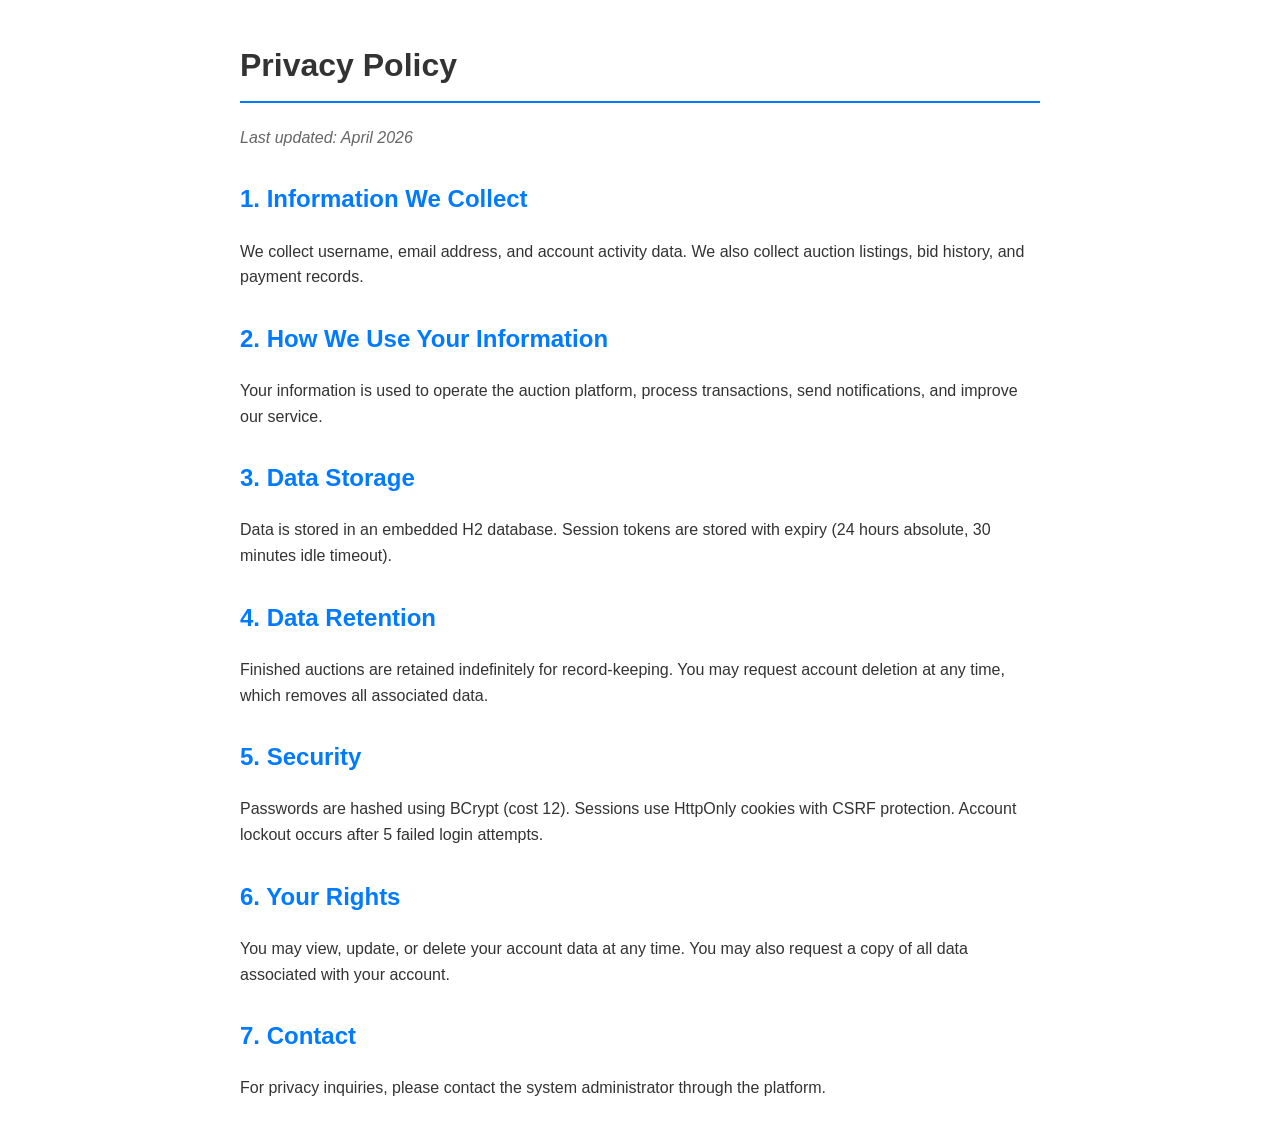
<file: target/classes/static/privacy.html>
<!DOCTYPE html>
<html lang="en">
<head>
<meta charset="UTF-8">
<meta name="viewport" content="width=device-width, initial-scale=1.0">
<title>Privacy Policy - Online Auction System</title>
<style>
body{font-family:-apple-system,BlinkMacSystemFont,'Segoe UI',Roboto,sans-serif;max-width:800px;margin:40px auto;padding:0 20px;color:#333;line-height:1.6}
h1{border-bottom:2px solid #007bff;padding-bottom:10px}
h2{margin-top:30px;color:#007bff}
.last-updated{color:#666;font-style:italic}
</style>
</head>
<body>
<h1>Privacy Policy</h1>
<p class="last-updated">Last updated: April 2026</p>

<h2>1. Information We Collect</h2>
<p>We collect username, email address, and account activity data. We also collect auction listings, bid history, and payment records.</p>

<h2>2. How We Use Your Information</h2>
<p>Your information is used to operate the auction platform, process transactions, send notifications, and improve our service.</p>

<h2>3. Data Storage</h2>
<p>Data is stored in an embedded H2 database. Session tokens are stored with expiry (24 hours absolute, 30 minutes idle timeout).</p>

<h2>4. Data Retention</h2>
<p>Finished auctions are retained indefinitely for record-keeping. You may request account deletion at any time, which removes all associated data.</p>

<h2>5. Security</h2>
<p>Passwords are hashed using BCrypt (cost 12). Sessions use HttpOnly cookies with CSRF protection. Account lockout occurs after 5 failed login attempts.</p>

<h2>6. Your Rights</h2>
<p>You may view, update, or delete your account data at any time. You may also request a copy of all data associated with your account.</p>

<h2>7. Contact</h2>
<p>For privacy inquiries, please contact the system administrator through the platform.</p>
</body>
</html>
</file>
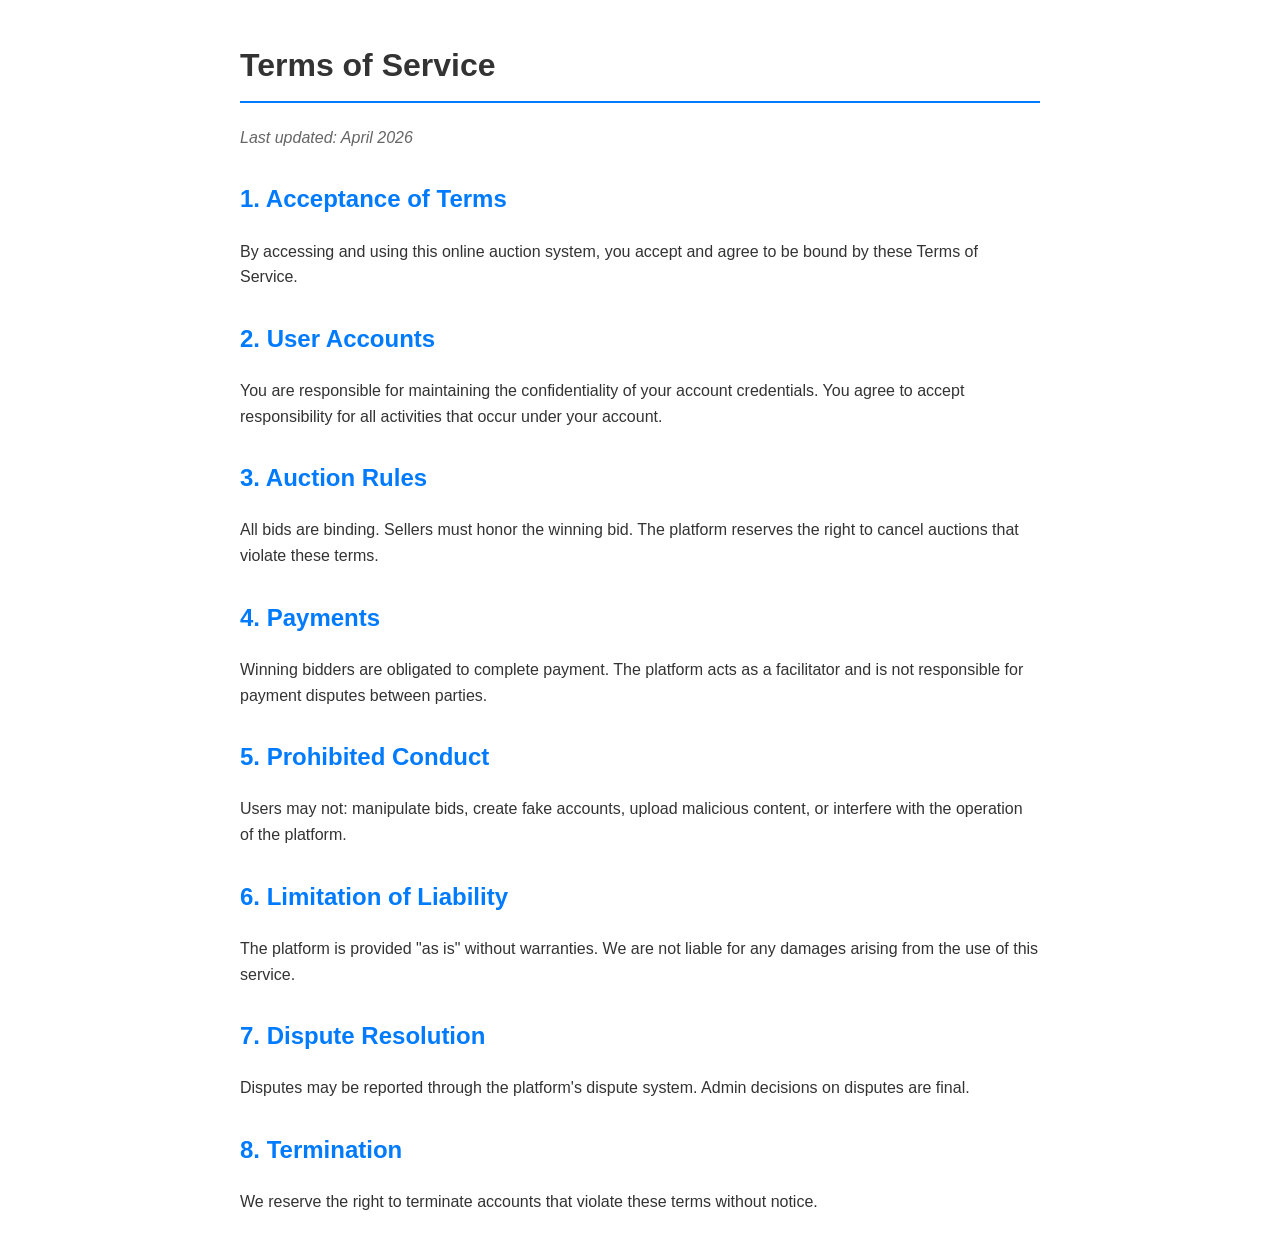
<file: target/classes/static/terms.html>
<!DOCTYPE html>
<html lang="en">
<head>
<meta charset="UTF-8">
<meta name="viewport" content="width=device-width, initial-scale=1.0">
<title>Terms of Service - Online Auction System</title>
<style>
body{font-family:-apple-system,BlinkMacSystemFont,'Segoe UI',Roboto,sans-serif;max-width:800px;margin:40px auto;padding:0 20px;color:#333;line-height:1.6}
h1{border-bottom:2px solid #007bff;padding-bottom:10px}
h2{margin-top:30px;color:#007bff}
.last-updated{color:#666;font-style:italic}
</style>
</head>
<body>
<h1>Terms of Service</h1>
<p class="last-updated">Last updated: April 2026</p>

<h2>1. Acceptance of Terms</h2>
<p>By accessing and using this online auction system, you accept and agree to be bound by these Terms of Service.</p>

<h2>2. User Accounts</h2>
<p>You are responsible for maintaining the confidentiality of your account credentials. You agree to accept responsibility for all activities that occur under your account.</p>

<h2>3. Auction Rules</h2>
<p>All bids are binding. Sellers must honor the winning bid. The platform reserves the right to cancel auctions that violate these terms.</p>

<h2>4. Payments</h2>
<p>Winning bidders are obligated to complete payment. The platform acts as a facilitator and is not responsible for payment disputes between parties.</p>

<h2>5. Prohibited Conduct</h2>
<p>Users may not: manipulate bids, create fake accounts, upload malicious content, or interfere with the operation of the platform.</p>

<h2>6. Limitation of Liability</h2>
<p>The platform is provided "as is" without warranties. We are not liable for any damages arising from the use of this service.</p>

<h2>7. Dispute Resolution</h2>
<p>Disputes may be reported through the platform's dispute system. Admin decisions on disputes are final.</p>

<h2>8. Termination</h2>
<p>We reserve the right to terminate accounts that violate these terms without notice.</p>
</body>
</html>
</file>
